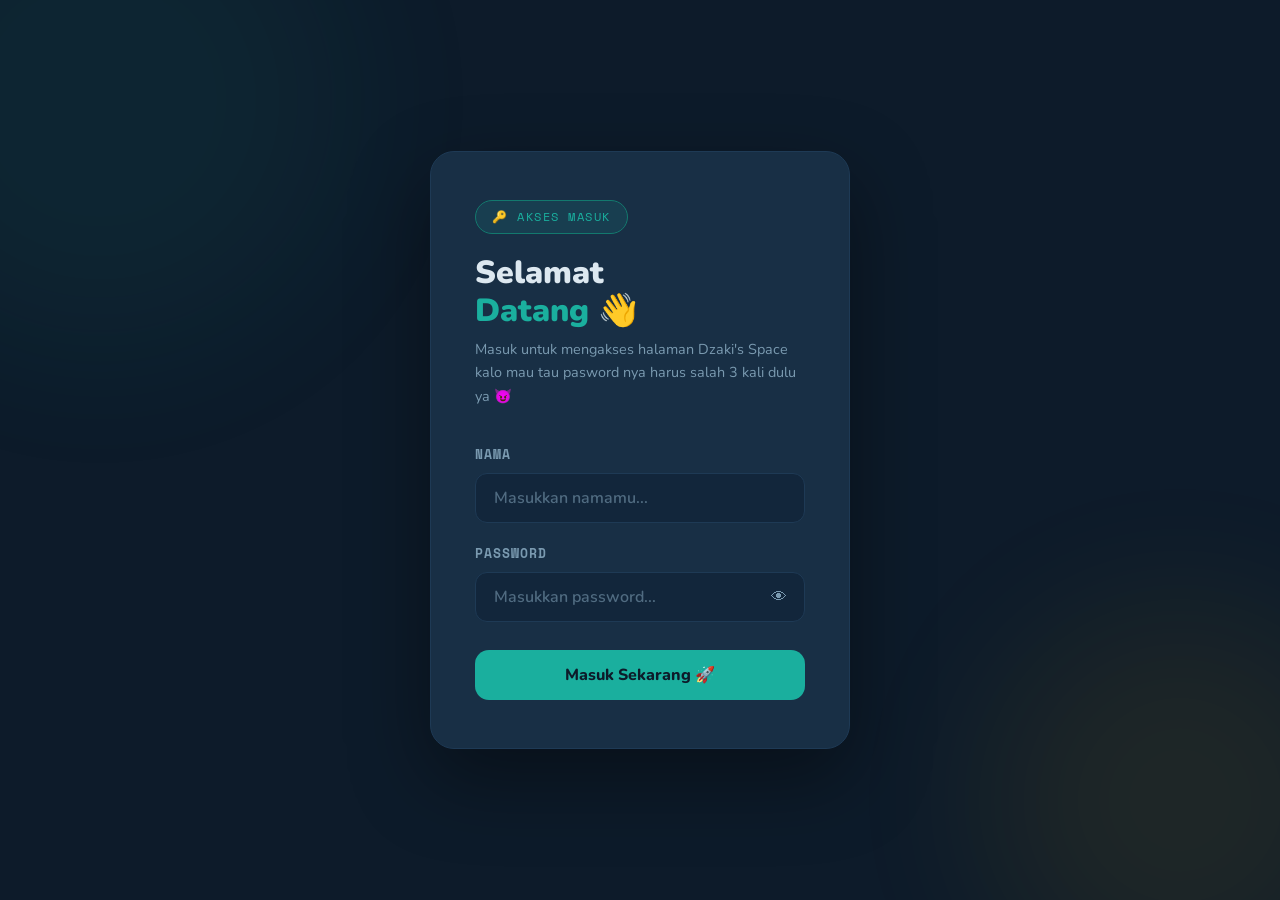
<file: HLM/index.html>
<!DOCTYPE html>
<html lang="id">
<head>
  <meta charset="UTF-8" />
  <meta name="viewport" content="width=device-width, initial-scale=1.0"/>
  <title>Dzaki Putra Maulana</title>
  <link rel="preconnect" href="https://fonts.googleapis.com">
  <link href="https://fonts.googleapis.com/css2?family=Space+Mono:wght@400;700&family=Nunito:wght@400;600;800;900&display=swap" rel="stylesheet">
  <script>
  const isLoggedIn = sessionStorage.getItem('loggedIn');

  if (isLoggedIn !== 'true') {
    // Kalau belum login → balik ke login
    window.location.href = 'login.html';
  }
</script>
<script src="script.js"></script>
  <link rel ="stylesheet" href="script.js"/>
  <link rel="stylesheet" href="style.css" />
</head>
<body>

  <!-- NAVBAR -->
  <nav class="navbar">
    <div><img src="ipa.jpg" class="nav-foto"></div>
    <div class="nav-logo"> DZAKI PUTRA MAULANA</div>
    <ul class="nav-links">
      <li><a href="#home" class="nav-btn">🏠 Home</a></li>
      <li><a href="#about" class="nav-btn">👤 About</a></li>
      <li><a href="#hobi" class="nav-btn">🎯 Hobi</a></li>
      <li><a href="perpus.html" class="nav-btn nav-perpus">📚 Perpustakaan</a></li>
    </ul>
  </nav>

  <!-- HERO SECTION -->
  <section class="hero" id="home">
    <div class="hero-content">
      <p class="hero-tag">✨ Halo, perkenalkan aku!</p>
      <h1 class="hero-title">Dzaki Putra<br><span class="accent">Maulana</span></h1>
      <p class="hero-sub">Siswa SMP Birrul Sragen · Kelas IT · Robotik 🤖</p>
      <div class="hero-btns">
        <a href="#about" class="btn-main">Kenalan Yuk →</a>
        <a href="perpus.html" class="btn-outline">📖 Buku Favoritku</a>
      </div>
    </div>
    <div class="hero-deco">
      <div class="deco-circle c1"></div>
      <div class="deco-circle c2"></div>
      <div class="deco-blob">👨‍💻</div>
    </div>

    <!-- TOMBOL RAHASIA -->
    <button class="secret-btn" id="secretBtn" title="...">✦</button>
  </section>

  <!-- ABOUT SECTION -->
  <section class="about" id="about">
    <h2 class="section-title">Tentang Aku 👋</h2>
    <div class="cards-grid">
      <div class="card">
        <span class="card-icon">🏫</span>
        <h3>Sekolah</h3>
        <p>SMA Birrul Sragen<br>Kelas IT</p>
      </div>
      <div class="card">
        <span class="card-icon">🤖</span>
        <h3>Ekstrakurikuler</h3>
        <p>Tim Robotik<br>SMP Birrul</p>
      </div>
      <div class="card">
        <span class="card-icon">🎨</span>
        <h3>Suka Pakai</h3>
        <p>Canva buat desain<br>yang keren-keren!</p>
      </div>
      <div class="card">
        <span class="card-icon">📍</span>
        <h3>Domisili</h3>
        <p>Sragen,<br>Jawa Tengah</p>
      </div>
    </div>
  </section>

  <!-- HOBI SECTION -->
  <section class="hobi" id="hobi">
    <h2 class="section-title">Yang Aku Suka 🎯</h2>
    <div class="hobi-list">
      <div class="hobi-item">📚 Baca Buku</div>
      <div class="hobi-item">🤖 Robotik</div>
      <div class="hobi-item">🎨 Desain di Canva</div>
      <div class="hobi-item">💻 IT & Coding</div>
      <div class="hobi-item">🔍 Eksplorasi Ide</div>
    </div>
  </section>

  <!-- FOOTER -->
  <footer class="footer">
    <p>Made with ❤️ by <strong>Dzaki Putra Maulana</strong> · SMA Birrul Sragen</p>
  </footer>

  <!-- MODAL RAHASIA -->
  <div class="modal-overlay" id="modalOverlay">
    <div class="modal-box" id="modalBox">
      <div class="modal-close" id="modalClose">✕</div>
      <p class="modal-label">🔐 Kamu nemu tombol rahasia!</p>
      <h2 class="modal-title">Selamat datang<br>di zona tersembunyi ✨</h2>
      <p class="modal-desc">Halaman ini hanya untuk yang penasaran dan teliti banget. Kamu layak masuk!</p>
      <a href="rahasia.html" class="modal-enter">Masuk Sekarang 🚀</a>
    </div>
  </div>

  <script src="script.js"></script>
</body>
</html>
</file>
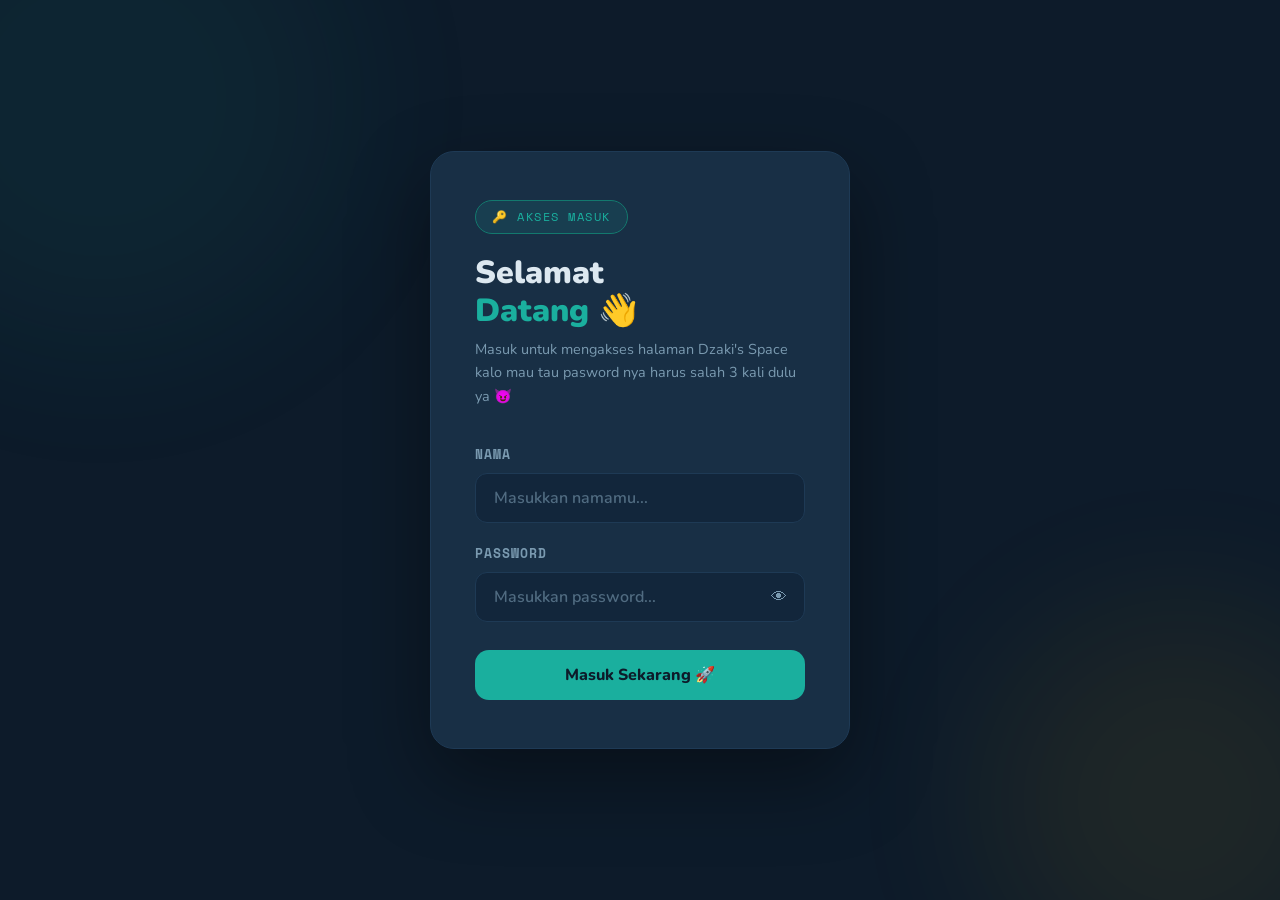
<file: HLM/login.html>
<!DOCTYPE html>
<html lang="id">
<head>
  <meta charset="UTF-8"/>
  <meta name="viewport" content="width=device-width, initial-scale=1.0"/>
  <title>🔑 Login — Dzaki's Space</title>
  <link rel="preconnect" href="https://fonts.googleapis.com">
  <link href="https://fonts.googleapis.com/css2?family=Space+Mono:wght@400;700&family=Nunito:wght@400;600;800;900&display=swap" rel="stylesheet">
  <link rel="stylesheet" href="style.css"/>
</head>
<body class="login-page">

  <!-- Background blur circles buat atmosfer -->
  <div class="login-bg">
    <div class="login-bg-circle lbc1"></div>
    <div class="login-bg-circle lbc2"></div>
  </div>

  <!-- Kotak login utama -->
  <div class="login-box">

    <!-- Badge atas -->
    <div class="login-badge">🔑 AKSES MASUK</div>

    <!-- Judul -->
    <h1 class="login-title">Selamat<br><span class="accent">Datang</span> 👋</h1>
    <p class="login-sub">Masuk untuk mengakses halaman Dzaki's Space
      kalo mau tau pasword nya harus salah 3 kali dulu ya   😈
    </p>

    <!-- Pesan error (tersembunyi default) -->
    <div class="login-error" id="loginError">
      ❌ Nama atau password salah. Coba lagi ya!
    </div>

    <!-- Pesan sukses (tersembunyi default) -->
    <div class="login-success" id="loginSuccess">
      ✅ Login berhasil! Mengalihkan...
    </div>

    <!-- Field NAMA -->
    <div class="login-field">
      <label for="inputNama">NAMA</label>
      <input
        type="text"
        id="inputNama"
        placeholder="Masukkan namamu..."
        autocomplete="off"
      />
    </div>

    <!-- Field PASSWORD -->
    <div class="login-field">
      <label for="inputPassword">PASSWORD</label>
      <div class="field-wrap">
        <input
          type="password"
          id="inputPassword"
          placeholder="Masukkan password..."
          autocomplete="off"
        />
        <!-- Tombol show/hide password -->
        <button class="toggle-pw" id="togglePw" title="Tampilkan/Sembunyikan">👁</button>
      </div>
    </div>

    <!-- Tombol masuk -->
    <button class="btn-login" id="btnLogin">Masuk Sekarang 🚀</button>

    <!-- Tidak ada link keluar — kalau ga tau password, ya nasib 😈 -->

  </div>

  <script>
    // ============================
    //  LOGIN LOGIC
    // ============================

    const VALID_USERS = [
      { nama: 'dzaki',  password: 'atomic'  },
      { nama: 'admin',  password: 'birrul'  },
      { nama: 'tamu',   password: 'baca123' }
    ];

    const btnLogin   = document.getElementById('btnLogin');
    const inputNama  = document.getElementById('inputNama');
    const inputPw    = document.getElementById('inputPassword');
    const errorBox   = document.getElementById('loginError');
    const successBox = document.getElementById('loginSuccess');
    const togglePw   = document.getElementById('togglePw');

    // Hitung berapa kali salah — disimpen di sessionStorage
    // biar kalau refresh tetap keingat
    let failCount = parseInt(sessionStorage.getItem('failCount') || '0');

    // Batas salah sebelum kena troll
    const MAX_FAILS = 3;

    function doLogin() {
      const nama = inputNama.value.trim().toLowerCase();
      const pw   = inputPw.value.trim();

      errorBox.classList.remove('show');
      successBox.classList.remove('show');

      if (!nama || !pw) {
        errorBox.textContent = '⚠️ Nama dan password tidak boleh kosong!';
        errorBox.classList.add('show');
        shake(inputNama.value ? inputPw : inputNama);
        return;
      }

      const match = VALID_USERS.find(u => u.nama === nama && u.password === pw);

      if (match) {
        successBox.classList.add('show');
        btnLogin.textContent = '⏳ Mengalihkan...';
        btnLogin.disabled = true;
        sessionStorage.setItem('failCount', '0'); // reset counter kalau berhasil
        sessionStorage.setItem('loggedIn', 'true');
        sessionStorage.setItem('namaUser', match.nama);
        setTimeout(() => { window.location.href = 'index.html'; }, 1500);

      } else {
        // Tambah counter gagal
        failCount++;
        sessionStorage.setItem('failCount', failCount);

        const sisaCoba = MAX_FAILS - failCount;

        if (failCount >= MAX_FAILS) {
          // Kena troll! Kirim ke halaman troll dengan info jumlah percobaan
          sessionStorage.setItem('failCount', '0');
          errorBox.textContent = '😈 Terlalu banyak percobaan... menunggu nasib!';
          errorBox.classList.add('show');
          btnLogin.textContent = '💀 Game Over...';
          btnLogin.disabled = true;
          setTimeout(() => {
            window.location.href = `troll.html?coba=${MAX_FAILS}`;
          }, 1200);
        } else {
          // Masih ada sisa kesempatan
          errorBox.textContent = `❌ Salah! Sisa kesempatan: ${sisaCoba} lagi...`;
          errorBox.classList.add('show');
          shake(inputPw);
          inputPw.value = '';
          inputPw.focus();
        }
      }
    }

    function shake(el) {
      el.style.borderColor = '#ff7070';
      el.style.boxShadow = '0 0 0 3px rgba(255,80,80,0.2)';
      setTimeout(() => {
        el.style.borderColor = '';
        el.style.boxShadow = '';
      }, 600);
    }

    btnLogin.addEventListener('click', doLogin);
    document.addEventListener('keydown', (e) => {
      if (e.key === 'Enter') doLogin();
    });
    togglePw.addEventListener('click', () => {
      const isHidden = inputPw.type === 'password';
      inputPw.type = isHidden ? 'text' : 'password';
      togglePw.textContent = isHidden ? '🙈' : '👁';
    });
  </script>

</body>
</html>
</file>
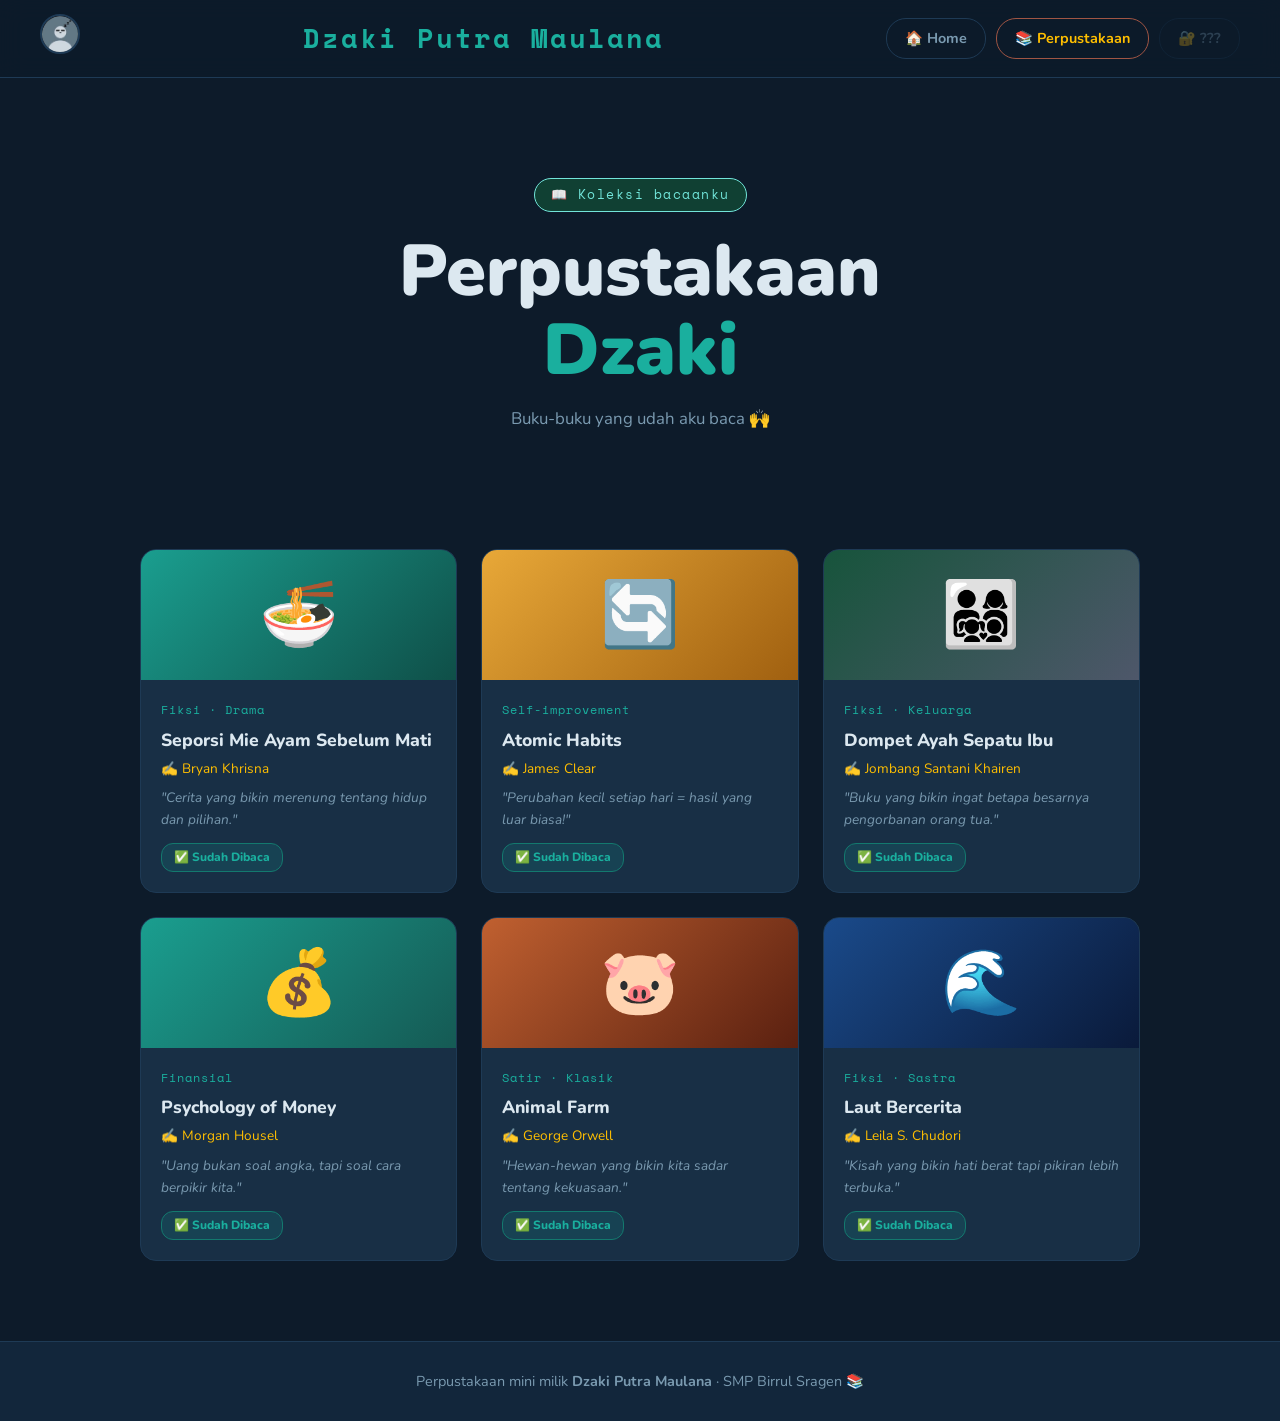
<file: HLM/perpus.html>
<!DOCTYPE html>
<html lang="id">
<head>
  <meta charset="UTF-8"/>
  <meta name="viewport" content="width=device-width, initial-scale=1.0"/>
  <title>Perpustakaan Dzaki 📚</title>
  <link rel="preconnect" href="https://fonts.googleapis.com">
  <link href="https://fonts.googleapis.com/css2?family=Space+Mono:wght@400;700&family=Nunito:wght@400;600;800;900&display=swap" rel="stylesheet">
  <link rel="stylesheet" href="style.css"/>
</head>
<body>

  <nav class="navbar">
    <div><img src="ipa.jpg" class="nav-foto"></div>
    <div class="nav-logo">Dzaki Putra Maulana</div>
    <ul class="nav-links">
      <li><a href="index.html" class="nav-btn">🏠 Home</a></li>
      <li><a href="perpus.html" class="nav-btn nav-perpus">📚 Perpustakaan</a></li>
      <li><a href="rahasia.html" class="nav-btn nav-secret">🔐 ???</a></li>
    </ul>
  </nav>

  <section class="perpus-hero">
    <p class="collection">📖 Koleksi bacaanku</p>
    <h1 class="hero-title">Perpustakaan<br><span class="accent">Dzaki</span></h1>
    <p class="hero-sub">Buku-buku yang udah aku baca 🙌</p>
  </section>

  <section class="book-section">
    <div class="book-grid">

      <div class="book-card">
        <div class="book-cover" style="background: linear-gradient(135deg, #1a9e8f, #0f4f48);">
          <span class="book-emoji">🍜</span>
        </div>
        <div class="book-info">
          <span class="book-genre">Fiksi · Drama</span>
          <h3>Seporsi Mie Ayam Sebelum Mati</h3>
          <p class="book-author">✍️ Bryan Khrisna</p>
          <p class="book-review">"Cerita yang bikin merenung tentang hidup dan pilihan."</p>
          <span class="book-badge">✅ Sudah Dibaca</span>
        </div>
      </div>

      <div class="book-card">
        <div class="book-cover" style="background: linear-gradient(135deg, #e8a838, #a06010);">
          <span class="book-emoji">🔄</span>
        </div>
        <div class="book-info">
          <span class="book-genre">Self-improvement</span>
          <h3>Atomic Habits</h3>
          <p class="book-author">✍️ James Clear</p>
          <p class="book-review">"Perubahan kecil setiap hari = hasil yang luar biasa!"</p>
          <span class="book-badge">✅ Sudah Dibaca</span>
        </div>
      </div>

      <div class="book-card">
        <div class="book-cover" style="background: linear-gradient(135deg, #15a42851, #4e576a);">
          <span class="book-emoji">👨‍👩‍👧‍👦</span>
        </div>
        <div class="book-info">
          <span class="book-genre">Fiksi · Keluarga</span>
          <h3>Dompet Ayah Sepatu Ibu</h3>
          <p class="book-author">✍️ Jombang Santani Khairen</p>
          <p class="book-review">"Buku yang bikin ingat betapa besarnya pengorbanan orang tua."</p>
          <span class="book-badge">✅ Sudah Dibaca</span>
        </div>
      </div>

      <div class="book-card">
        <div class="book-cover" style="background: linear-gradient(135deg, #1a9e8f, #155a54);">
          <span class="book-emoji">💰</span>
        </div>
        <div class="book-info">
          <span class="book-genre">Finansial</span>
          <h3>Psychology of Money</h3>
          <p class="book-author">✍️ Morgan Housel</p>
          <p class="book-review">"Uang bukan soal angka, tapi soal cara berpikir kita."</p>
          <span class="book-badge">✅ Sudah Dibaca</span>
        </div>
      </div>

      <div class="book-card">
        <div class="book-cover" style="background: linear-gradient(135deg, #c06030, #5a2010);">
          <span class="book-emoji">🐷</span>
        </div>
        <div class="book-info">
          <span class="book-genre">Satir · Klasik</span>
          <h3>Animal Farm</h3>
          <p class="book-author">✍️ George Orwell</p>
          <p class="book-review">"Hewan-hewan yang bikin kita sadar tentang kekuasaan."</p>
          <span class="book-badge">✅ Sudah Dibaca</span>
        </div>
      </div>

      <div class="book-card">
        <div class="book-cover" style="background: linear-gradient(135deg, #1a4a8a, #0a1a3a);">
          <span class="book-emoji">🌊</span>
        </div>
        <div class="book-info">
          <span class="book-genre">Fiksi · Sastra</span>
          <h3>Laut Bercerita</h3>
          <p class="book-author">✍️ Leila S. Chudori</p>
          <p class="book-review">"Kisah yang bikin hati berat tapi pikiran lebih terbuka."</p>
          <span class="book-badge">✅ Sudah Dibaca</span>
        </div>
      </div>

    </div>
  </section>

  <footer class="footer">
    <p>Perpustakaan mini milik <strong>Dzaki Putra Maulana</strong> · SMP Birrul Sragen 📚</p>
  </footer>

  <script src="script.js"></script>
</body>
</html>
</file>
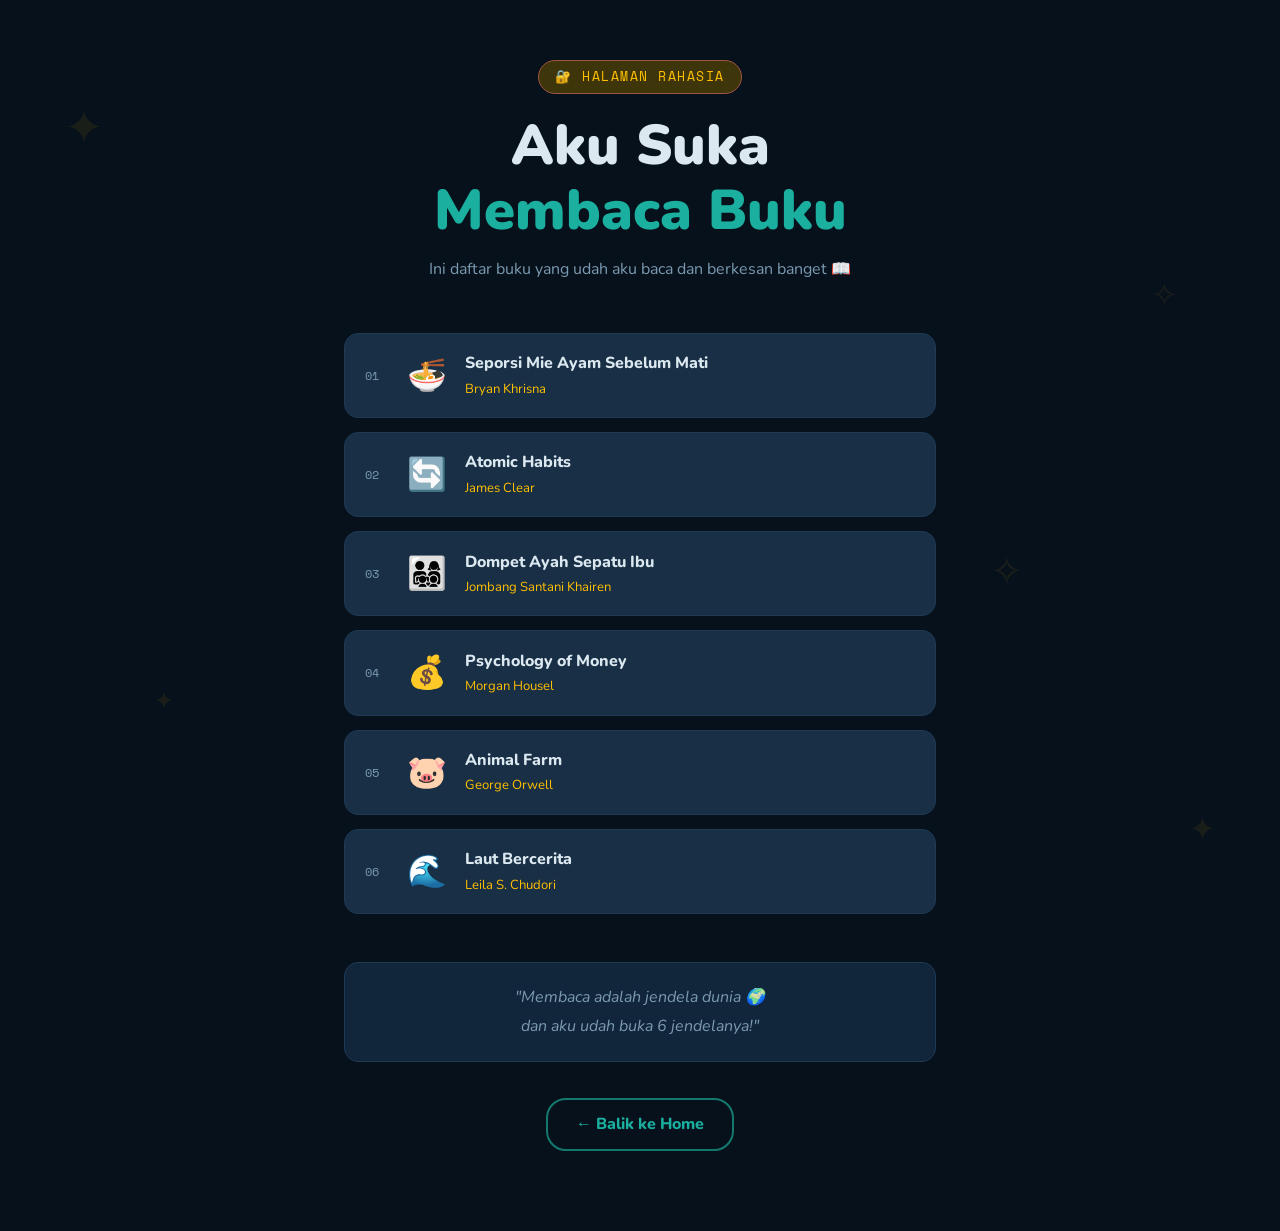
<file: HLM/rahasia.html>
<!DOCTYPE html>
<html lang="id">
<head>
  <meta charset="UTF-8"/>
  <meta name="viewport" content="width=device-width, initial-scale=1.0"/>
  <title>🔐 Rahasia Dzaki</title>
  <link rel="preconnect" href="https://fonts.googleapis.com">
  <link href="https://fonts.googleapis.com/css2?family=Space+Mono:wght@400;700&family=Nunito:wght@400;600;800;900&display=swap" rel="stylesheet">
  <link rel="stylesheet" href="style.css"/>
</head>
<body class="rahasia-page">

  <div class="rahasia-bg-anim">
    <div class="star s1">✦</div>
    <div class="star s2">✧</div>
    <div class="star s3">✦</div>
    <div class="star s4">✧</div>
    <div class="star s5">✦</div>
  </div>

  <div class="rahasia-container">
    <div class="rahasia-badge">🔐 HALAMAN RAHASIA</div>
    <h1 class="rahasia-title">Aku Suka<br><span class="accent">Membaca Buku</span></h1>
    <p class="rahasia-sub">Ini daftar buku yang udah aku baca dan berkesan banget 📖</p>

    <div class="rahasia-books">

      <div class="r-book">
        <span class="r-book-num">01</span>
        <span class="r-book-emoji">🍜</span>
        <div class="r-book-text">
          <h3>Seporsi Mie Ayam Sebelum Mati</h3>
          <p>Bryan Khrisna</p>
        </div>
      </div>

      <div class="r-book">
        <span class="r-book-num">02</span>
        <span class="r-book-emoji">🔄</span>
        <div class="r-book-text">
          <h3>Atomic Habits</h3>
          <p>James Clear</p>
        </div>
      </div>

      <div class="r-book">
        <span class="r-book-num">03</span>
        <span class="r-book-emoji">👨‍👩‍👧‍👦</span>
        <div class="r-book-text">
          <h3>Dompet Ayah Sepatu Ibu</h3>
          <p>Jombang Santani Khairen</p>
        </div>
      </div>

      <div class="r-book">
        <span class="r-book-num">04</span>
        <span class="r-book-emoji">💰</span>
        <div class="r-book-text">
          <h3>Psychology of Money</h3>
          <p>Morgan Housel</p>
        </div>
      </div>

      <div class="r-book">
        <span class="r-book-num">05</span>
        <span class="r-book-emoji">🐷</span>
        <div class="r-book-text">
          <h3>Animal Farm</h3>
          <p>George Orwell</p>
        </div>
      </div>

      <div class="r-book">
        <span class="r-book-num">06</span>
        <span class="r-book-emoji">🌊</span>
        <div class="r-book-text">
          <h3>Laut Bercerita</h3>
          <p>Leila S. Chudori</p>
        </div>
      </div>

    </div>

    <p class="rahasia-quote">"Membaca adalah jendela dunia 🌍<br>dan aku udah buka 6 jendelanya!"</p>
    <a href="index.html" class="btn-back">← Balik ke Home</a>
  </div>

  <script src="script.js"></script>
</body>
</html>
</file>
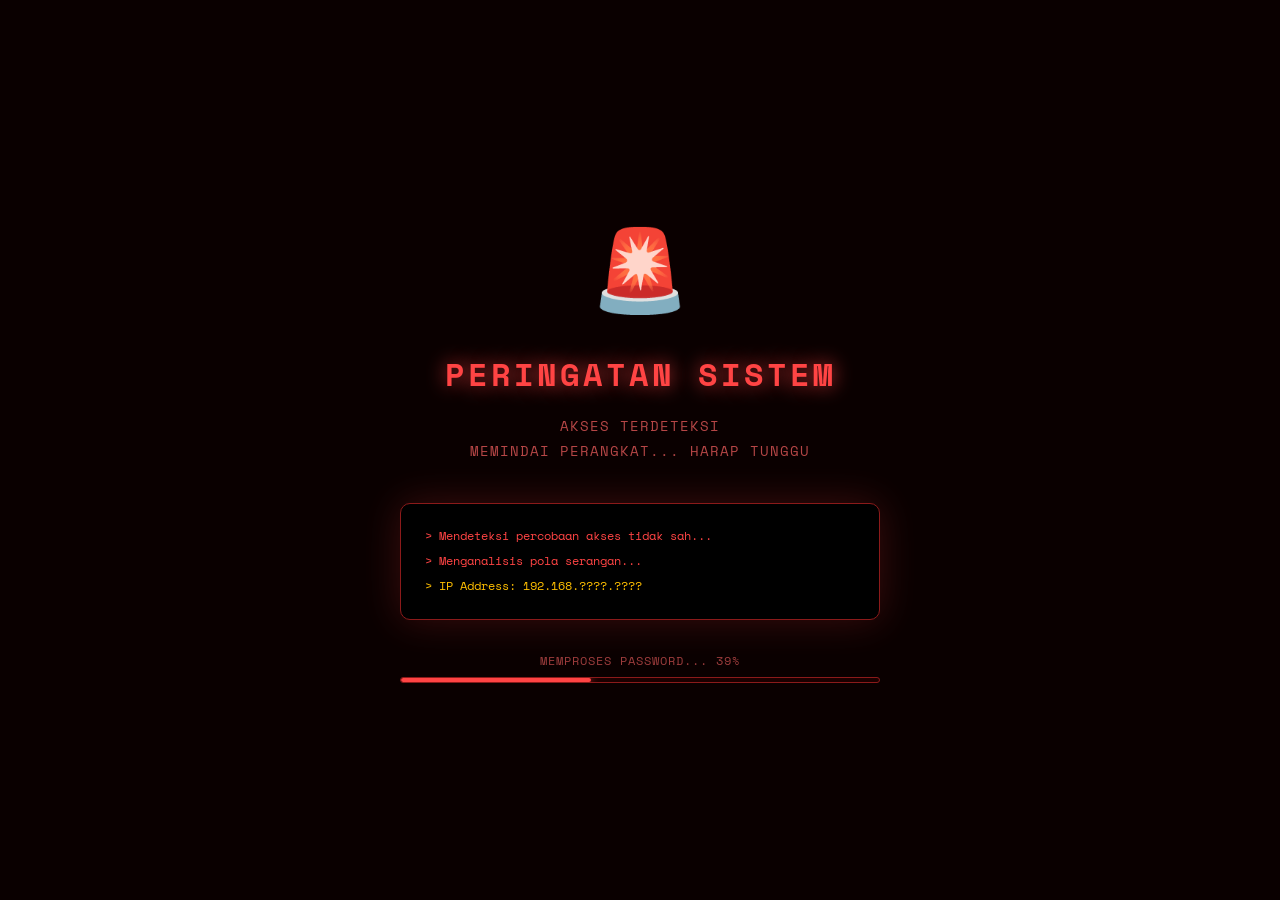
<file: HLM/troll.html>
<!DOCTYPE html>
<html lang="id">
<head>
  <meta charset="UTF-8"/>
  <meta name="viewport" content="width=device-width, initial-scale=1.0"/>
  <title>⚠️ PERINGATAN SISTEM</title>
  <link rel="preconnect" href="https://fonts.googleapis.com">
  <link href="https://fonts.googleapis.com/css2?family=Space+Mono:wght@400;700&family=Nunito:wght@400;600;800;900&display=swap" rel="stylesheet">
  <style>
    :root {
      --bg:      #0d1b2a;
      --card:    #182f45;
      --teal:    #1aaf9e;
      --amber:   #FFBF00;
      --red:     #ff4444;
      --red-dim: #8b1a1a;
      --text:    #dce8f0;
      --text-dim:#7a9ab0;
      --border:  #1e3a55;
    }

    *, *::before, *::after { margin: 0; padding: 0; box-sizing: border-box; }
    html { scroll-behavior: smooth; }

    body {
      background: var(--bg);
      color: var(--text);
      font-family: 'Nunito', sans-serif;
      min-height: 100vh;
      display: flex;
      align-items: center;
      justify-content: center;
      overflow: hidden;
      position: relative;
    }

    /* ============================
       FASE 1: LAYAR MERAH 
    ============================ */
    #faseAlert {
      position: fixed;
      inset: 0;
      background: #0a0000;
      display: flex;
      flex-direction: column;
      align-items: center;
      justify-content: center;
      z-index: 999;
      text-align: center;
      padding: 24px;
      animation: bgPulse 0.8s ease-in-out infinite alternate;
    }

    @keyframes bgPulse {
      from { background: #0a0000; }
      to   { background: #1a0000; }
    }

    .alert-icon {
      font-size: 5rem;
      animation: iconShake 0.3s ease-in-out infinite alternate;
      margin-bottom: 24px;
    }
    @keyframes iconShake {
      from { transform: translateX(-6px) rotate(-3deg); }
      to   { transform: translateX(6px) rotate(3deg); }
    }

    .alert-title {
      font-family: 'Space Mono', monospace;
      font-size: clamp(1.2rem, 4vw, 2rem);
      font-weight: 700;
      color: var(--red);
      letter-spacing: 3px;
      text-transform: uppercase;
      margin-bottom: 16px;
      text-shadow: 0 0 20px rgba(255,68,68,0.8);
    }

    .alert-sub {
      font-family: 'Space Mono', monospace;
      font-size: 0.85rem;
      color: rgba(255,100,100,0.7);
      letter-spacing: 1px;
      margin-bottom: 40px;
      line-height: 1.8;
    }

    /* Terminal log fake */
    .terminal {
      background: #000;
      border: 1px solid var(--red-dim);
      border-radius: 10px;
      padding: 20px 24px;
      max-width: 480px;
      width: 100%;
      text-align: left;
      font-family: 'Space Mono', monospace;
      font-size: 0.78rem;
      line-height: 2;
      color: var(--red);
      box-shadow: 0 0 40px rgba(255,68,68,0.2);
      margin-bottom: 32px;
    }

    .terminal .log-line {
      opacity: 0;
      animation: lineAppear 0.1s ease forwards;
    }
    .terminal .log-line.green { color: #44ff88; }
    .terminal .log-line.yellow { color: var(--amber); }

    @keyframes lineAppear {
      to { opacity: 1; }
    }

    /* Progress bar merah */
    .prog-wrap {
      max-width: 480px;
      width: 100%;
    }
    .prog-label {
      font-family: 'Space Mono', monospace;
      font-size: 0.72rem;
      color: rgba(255,100,100,0.6);
      letter-spacing: 1px;
      margin-bottom: 8px;
    }
    .prog-bar-bg {
      height: 6px;
      background: #1a0000;
      border-radius: 999px;
      overflow: hidden;
      border: 1px solid var(--red-dim);
    }
    .prog-bar-fill {
      height: 100%;
      width: 0%;
      background: var(--red);
      border-radius: 999px;
      transition: width 0.05s linear;
      box-shadow: 0 0 8px var(--red);
    }

    /* ============================
       FASE 2: REVEAL TROLL 😂
    ============================ */
    #faseTroll {
      display: none;
      text-align: center;
      padding: 24px;
      max-width: 520px;
      width: 100%;
      animation: popIn 0.5s cubic-bezier(0.34, 1.56, 0.64, 1) both;
    }
    @keyframes popIn {
      from { opacity: 0; transform: scale(0.7); }
      to   { opacity: 1; transform: scale(1); }
    }

    .troll-emoji {
      font-size: 6rem;
      display: block;
      margin-bottom: 20px;
      animation: bounce 0.6s ease-in-out infinite alternate;
    }
    @keyframes bounce {
      from { transform: translateY(0); }
      to   { transform: translateY(-12px); }
    }

    .troll-badge {
      display: inline-block;
      padding: 6px 16px;
      background: rgba(255, 191, 0, 0.12);
      border: 1px solid rgba(255,191,0,0.4);
      border-radius: 20px;
      font-size: 0.75rem;
      font-family: 'Space Mono', monospace;
      color: var(--amber);
      letter-spacing: 1.5px;
      margin-bottom: 20px;
    }

    .troll-title {
      font-size: clamp(2rem, 6vw, 3.2rem);
      font-weight: 900;
      line-height: 1.15;
      margin-bottom: 14px;
    }
    .troll-title .accent { color: var(--amber); }

    .troll-sub {
      color: var(--text-dim);
      font-size: 1rem;
      margin-bottom: 32px;
      line-height: 1.7;
    }

    /* Info berapa kali salah */
    .troll-stats {
      background: var(--card);
      border: 1px solid var(--border);
      border-radius: 14px;
      padding: 18px 24px;
      margin-bottom: 28px;
      font-family: 'Space Mono', monospace;
      font-size: 0.82rem;
      color: var(--text-dim);
      line-height: 1.9;
    }
    .troll-stats span { color: var(--amber); font-weight: 700; }

    .btn-back-login {
      display: inline-block;
      padding: 13px 32px;
      background: var(--teal);
      color: var(--bg);
      font-family: 'Nunito', sans-serif;
      font-weight: 800;
      font-size: 1rem;
      border-radius: 20px;
      text-decoration: none;
      transition: all 0.3s cubic-bezier(0.34, 1.56, 0.64, 1);
      cursor: pointer;
      border: none;
    }
    .btn-back-login:hover {
      transform: translateY(-3px) scale(1.04);
      box-shadow: 0 10px 28px rgba(26,175,158,0.45);
    }

    /* Confetti emoji melayang di belakang */
    .confetti-bg {
      position: fixed;
      inset: 0;
      pointer-events: none;
      z-index: -1;
    }
    .cf {
      position: absolute;
      font-size: 2rem;
      opacity: 0.06;
      animation: floatCf 6s ease-in-out infinite;
    }
    @keyframes floatCf {
      0%,100% { transform: translateY(0) rotate(0deg); }
      50%      { transform: translateY(-20px) rotate(15deg); }
    }
  </style>
</head>
<body>

  <!-- ===== FASE 1: DRAMA MERAH ===== -->
  <div id="faseAlert">
    <div class="alert-icon">🚨</div>
    <h1 class="alert-title">PERINGATAN SISTEM</h1>
    <p class="alert-sub">
      AKSES TERDETEKSI<br>
      MEMINDAI PERANGKAT... HARAP TUNGGU
    </p>

    <div class="terminal" id="terminal">
      <!-- Log lines ditambah via JS -->
    </div>

    <div class="prog-wrap">
      <p class="prog-label">MEMPROSES PASSWORD... <span id="progPct">0</span>%</p>
      <div class="prog-bar-bg">
        <div class="prog-bar-fill" id="progFill"></div>
      </div>
    </div>
  </div>

  <!-- ===== FASE 2: TROLL REVEAL ===== -->
  <div id="faseTroll">

    <!-- Floating emoji background -->
    <div class="confetti-bg">
      <span class="cf" style="top:10%;left:5%;animation-delay:0s">😂</span>
      <span class="cf" style="top:30%;right:8%;animation-delay:1s">🤡</span>
      <span class="cf" style="bottom:20%;left:15%;animation-delay:2s">💀</span>
      <span class="cf" style="top:60%;right:20%;animation-delay:0.5s">😭</span>
      <span class="cf" style="bottom:8%;right:6%;animation-delay:1.5s">🫵</span>
    </div>

    <span class="troll-emoji">🤡</span>
    <div class="troll-badge">FOOLS 😂</div>

    <h1 class="troll-title">
      GOTCHA!<br>
      <span class="accent">Pasword yang bener ada di kotak bawah ya</span>
    </h1>

    <p class="troll-sub">
      Tenang, ga ada yang di-hack kok.<br>
      Kamu cuma salah password beberapa kali dan<br>
      aku sudah siapkan halaman ini khusus buat yang mau tau passwordnya 😈
    </p>

    <div class="troll-stats" id="trollStats">
      Percobaan gagal: <span id="cobaCount">3</span> kali<br>
      Password yang bener: <span>nick: tamu, password: baca123</span><br>
      Kesimpulan: <span>Bukan berarti salah, tapi ingin tau apa yang salah</span>
    </div>

    <a href="login.html" class="btn-back-login">
      Coba Lagi deh 😏 →
    </a>

  </div>

  <script>
    // ============================
    //  AMBIL DATA DARI URL
    // ============================
    const params   = new URLSearchParams(window.location.search);
    const jumlahCoba = params.get('coba') || '3';
    document.getElementById('cobaCount').textContent = jumlahCoba;

    // ============================
    //  LOG FAKE DI TERMINAL
    // ============================
    const logMessages = [
      { text: '> Mendeteksi percobaan akses tidak sah...', delay: 200 },
      { text: '> Menganalisis pola serangan...', delay: 700 },
      { text: '> IP Address: 192.168.????.????', delay: 1200, cls: 'yellow' },
      { text: '> Perangkat: Komputer Kamu Sendiri 💀', delay: 1700 },
      { text: '> Menghubungi satelit pengawas...', delay: 2200 },
      { text: '> KONEKSI BERHASIL — Koordinat dikirim', delay: 2700, cls: 'green' },
      { text: '> Mempersiapkan konsekuensi...', delay: 3200 },
    ];

    const terminal = document.getElementById('terminal');
    logMessages.forEach(({ text, delay, cls }) => {
      setTimeout(() => {
        const line = document.createElement('div');
        line.className = 'log-line' + (cls ? ` ${cls}` : '');
        line.textContent = text;
        terminal.appendChild(line);
      }, delay);
    });

    // ============================
    //  PROGRESS BAR FAKE
    // ============================
    let pct = 0;
    const fill  = document.getElementById('progFill');
    const pctEl = document.getElementById('progPct');

    // Naik pelan-pelan sampai 100%
    const interval = setInterval(() => {
      pct += Math.random() * 3 + 1; // random kenaikan biar keliatan asli 😂
      if (pct >= 100) {
        pct = 100;
        clearInterval(interval);
        // Selesai! Reveal halaman troll
        revealTroll();
      }
      fill.style.width = pct + '%';
      pctEl.textContent = Math.floor(pct);
    }, 90);

    // ============================
    //  REVEAL FASE 2
    // ============================
    function revealTroll() {
      // Tambah delay kecil biar dramatis
      setTimeout(() => {
        document.getElementById('faseAlert').style.display = 'none';
        const fase2 = document.getElementById('faseTroll');
        fase2.style.display = 'block';

        // Efek konfeti teks pas reveal
        spawnEmoji();
      }, 600);
    }

    function spawnEmoji() {
      const emojis = ['😂','🤡','💀','🫵','👀','😭','🤣'];
      for (let i = 0; i < 20; i++) {
        const el = document.createElement('div');
        el.textContent = emojis[Math.floor(Math.random() * emojis.length)];
        el.style.cssText = `
          position: fixed;
          font-size: ${Math.random() * 20 + 16}px;
          left: ${Math.random() * 100}vw;
          top: -50px;
          z-index: 9999;
          pointer-events: none;
          animation: drop 2s ease forwards;
          animation-delay: ${Math.random() * 0.8}s;
        `;
        document.body.appendChild(el);
        setTimeout(() => el.remove(), 3000);
      }

      if (!document.getElementById('dropStyle')) {
        const s = document.createElement('style');
        s.id = 'dropStyle';
        s.textContent = `
          @keyframes drop {
            0%   { transform: translateY(0) rotate(0); opacity: 1; }
            100% { transform: translateY(105vh) rotate(360deg); opacity: 0; }
          }
        `;
        document.head.appendChild(s);
      }
    }
  </script>

</body>
</html>
</file>
<file: HLM/style.css>
/* ===========================
   VARIABEL WARNA
   3 warna: Navy gelap, Teal, Amber
=========================== */
:root {
  --bg:       #0d1b2a;      /* Navy gelap - background utama */
  --surface:  hsl(210, 53%, 15%);      /* Navy sedikit lebih terang */
  --card:     #182f45;      /* Kartu/panel */
  --teal:     #1aaf9e;      /* Teal - aksen utama */
  --teal-dim: #13796e;      /* Teal lebih gelap */
  --amber:    #FFBF00;/* Amber - aksen kedua */
  --amber-dim:#A05544;      /* Amber lebih gelap */
  --text:     #dce8f0;      /* Teks utama */
  --text-dim: #7a9ab0;      /* Teks redup */
  --border:   #1e3a55;      /* Border tipis */
}

/* ===========================
   RESET & BASE
=========================== */
*, *::before, *::after {
  margin: 0; padding: 0;
  box-sizing: border-box;
}

html { scroll-behavior: smooth; }

body {
  background-color: var(--bg);
  color: var(--text);
  font-family: 'Nunito', sans-serif;
  font-size: 16px;
  line-height: 1.6;
  min-height: 100vh;
}

a { text-decoration: none; color: inherit; }

/* ===========================
   NAVBAR
=========================== */
.navbar {
  position: sticky;
  top: 0;
  z-index: 100;
  display: flex;
  align-items: center;
  justify-content: space-between;
  padding: 14px 40px;
  background: rgba(13, 27, 42, 0.92);
  backdrop-filter: blur(12px);
  border-bottom: 1px solid var(--border);
}
.nav-foto {
  width: 40px;
  height: 40px;
  border-radius: 50%;     /* bulat sempurna */
  object-fit: cover;
  border: 2px solid var(--border); /* fix: px, bukan % */
}
.nav-logo {
 
  font-family: 'Space Mono', monospace;
  font-size: 1.7rem;
  font-weight: 700;
  color: var(--teal);
  letter-spacing: 2px;
  text-align: center;
}

.nav-links {
  list-style: none;
  display: flex;
  gap: 10px;
}

/* Tombol Nav */
.nav-btn {
  display: inline-block;
  padding: 8px 18px;
  border-radius: 20px;
  font-family: 'Nunito', sans-serif;
  font-size: 0.9rem;
  font-weight: 700;
  color: var(--text-dim);
  background: transparent;
  border: 1.5px solid var(--border);
  transition: all 0.3s cubic-bezier(0.34, 1.56, 0.64, 1);
  cursor: pointer;
}

/* Hover animasi tombol nav - scale + warna */
.nav-btn:hover {
  color: var(--bg);
  background: var(--teal);
  border-color: var(--teal);
  transform: translateY(-3px) scale(1.06);
  box-shadow: 0 6px 20px rgba(26, 175, 158, 0.4);
}

/* Tombol Perpustakaan - special */
.nav-perpus {
  color: var(--amber);
  border-color: var(--amber-dim);
}
.nav-perpus:hover {
  background: var(--amber);
  border-color: var(--amber);
  color: var(--bg);
  box-shadow: 0 6px 20px rgba(232, 168, 56, 0.4);
}

/* ===========================
   HERO SECTION
=========================== */
.hero {
  position: relative;
  min-height: 90vh;
  display: flex;
  align-items: center;
  padding: 80px 40px 60px;
  overflow: hidden;
}

.hero-content {
  z-index: 2;
  max-width: 580px;
}

.hero-tag {
  
  width: 275px;
  height: 10px;
  align-items: center;     /* tengah vertikal */
  justify-content: center; /* tengah horizontal */
  display: flex;
  padding: 25px 14px;
  background: rgba(26, 175, 158, 0.15);
  border: 2px solid var(--teal-dim);
  border-radius: 20px;
  font-size: 16px;
  color: var(--teal);
  margin-bottom: 20px;
  animation: fadeDown 0.6s ease both;
}

.hero-title {
  font-size: clamp(2.5rem, 6vw, 4.5rem);
  font-weight: 900;
  line-height: 1.1;
  margin-bottom: 16px;
  animation: fadeUp 0.7s ease 0.1s both;
}

.accent { color: var(--teal); }

.hero-sub {
  color: var(--text-dim);
  font-size: 1.05rem;
  margin-bottom: 36px;
  animation: fadeUp 0.7s ease 0.2s both;
}

.hero-btns {
  display: flex;
  gap: 14px;
  flex-wrap: wrap;
  animation: fadeUp 0.7s ease 0.3s both;
}

.btn-main {
  padding: 12px 28px;
  background: var(--teal);
  color: var(--bg);
  font-weight: 800;
  font-size: 1rem;
  border-radius: 24px;
  border: 2px solid var(--teal);
  transition: all 0.3s cubic-bezier(0.34, 1.56, 0.64, 1);
  cursor: pointer;
}
.btn-main:hover {
  background: transparent;
  color: var(--teal);
  transform: translateY(-3px) scale(1.05);
  box-shadow: 0 8px 24px rgba(26, 175, 158, 0.45);
}

.btn-outline {
  padding: 12px 28px;
  background: transparent;
  color: var(--amber);
  font-weight: 800;
  font-size: 1rem;
  border-radius: 24px;
  border: 2px solid var(--amber-dim);
  transition: all 0.3s cubic-bezier(0.34, 1.56, 0.64, 1);
  cursor: pointer;
}
.btn-outline:hover {
  background: var(--amber);
  color: var(--bg);
  transform: translateY(-3px) scale(1.05);
  box-shadow: 0 8px 24px rgba(232, 168, 56, 0.4);
}

/* Dekorasi hero */
.hero-deco {
  position: absolute;
  right: 10%;
  top: 55%;
  transform: translateY(-50%);
  z-index: 1;
}

.deco-circle {
  position: absolute;
  border-radius: 10%;
  opacity: 0.09;
}
.c1 {
  width: 340px; height: 340px;
  background: var(--teal);
  top: -100px; right: -80px;
  animation: float 5s ease-in-out infinite;
}
.c2 {
  width: 200px; height: 200px;
  background: var(--amber);
  top: 100px; right: 100px;
  animation: float 7s ease-in-out infinite reverse;
}

.deco-blob {
  font-size: 8.8rem;
  position: relative;
  z-index: 2;
  animation: float 4s ease-in-out infinite;
  filter: drop-shadow(0 0 30px rgba(26,175,158,0.3));
}

/* ===========================
   TOMBOL RAHASIA
=========================== */
.secret-btn {
  position: fixed;
  bottom: 28px;
  right: 28px;
  width: 48px;
  height: 48px;
  border-radius: 50%;
  border: 1.5px solid rgba(255,255,255,0.08);
  background: rgba(13, 27, 42, 0.5);
  color: rgba(255,255,255,0.15);
  font-size: 1.2rem;
  cursor: pointer;
  z-index: 999;
  transition: all 0.4s ease;
  animation: secretPulse 4s ease-in-out infinite;
}

.secret-btn:hover {
  background: var(--amber);
  color: var(--bg);
  border-color: var(--amber);
  transform: scale(1.2) rotate(72deg);
  box-shadow: 0 0 30px rgba(232, 168, 56, 0.7);
  opacity: 1;
}

/* ===========================
   MODAL RAHASIA
=========================== */
.modal-overlay {
  position: fixed;
  inset: 0;
  background: rgba(0,0,0,0.75);
  backdrop-filter: blur(8px);
  display: flex;
  align-items: center;
  justify-content: center;
  z-index: 1000;
  opacity: 0;
  pointer-events: none;
  transition: opacity 0.3s ease;
}
.modal-overlay.open {
  opacity: 1;
  pointer-events: all;
}

.modal-box {
  background: var(--card);
  border: 1px solid var(--border);
  border-radius: 20px;
  padding: 40px 36px;
  max-width: 400px;
  width: 90%;
  text-align: center;
  position: relative;
  transform: scale(0.85) translateY(20px);
  transition: transform 0.35s cubic-bezier(0.34, 1.56, 0.64, 1);
  box-shadow: 0 20px 60px rgba(0,0,0,0.5);
}
.modal-overlay.open .modal-box {
  transform: scale(1) translateY(0);
}

.modal-close {
  position: absolute;
  top: 14px; right: 16px;
  cursor: pointer;
  font-size: 1rem;
  color: var(--text-dim);
  transition: color 0.2s;
}
.modal-close:hover { color: var(--text); }

.modal-label {
  font-size: 0.8rem;
  color: var(--amber);
  font-family: 'Space Mono', monospace;
  letter-spacing: 1px;
  margin-bottom: 12px;
}
.modal-title {
  font-size: 1.7rem;
  font-weight: 900;
  line-height: 1.2;
  margin-bottom: 12px;
}
.modal-desc {
  color: var(--text-dim);
  font-size: 0.95rem;
  margin-bottom: 28px;
}
.modal-enter {
  display: inline-block;
  padding: 12px 28px;
  background: var(--amber);
  color: var(--bg);
  font-weight: 800;
  border-radius: 20px;
  transition: all 0.3s cubic-bezier(0.34, 1.56, 0.64, 1);
}
.modal-enter:hover {
  transform: scale(1.06) translateY(-2px);
  box-shadow: 0 8px 20px rgba(232,168,56,0.45);
}

/* ===========================
   ABOUT SECTION
=========================== */
.about {
  padding: 80px 40px;
  background: var(--surface);
}

.section-title {
  font-size: 2rem;
  font-weight: 900;
  text-align: center;
  margin-bottom: 48px;
}

.cards-grid {
  display: grid;
  grid-template-columns: repeat(auto-fit, minmax(200px, 1fr));
  gap: 20px;
  max-width: 900px;
  margin: 0 auto;
}

.card {
  background: var(--card);
  border: 1px solid var(--border);
  border-radius: 16px;
  padding: 28px 20px;
  text-align: center;
  transition: all 0.3s cubic-bezier(0.34, 1.56, 0.64, 1);
}
.card:hover {
  transform: translateY(-6px);
  border-color: var(--teal);
  box-shadow: 0 10px 30px rgba(26, 175, 158, 0.2);
}
.card-icon { font-size: 2.5rem; display: block; margin-bottom: 12px; }
.card h3 {
  font-size: 1rem;
  font-weight: 800;
  color: var(--teal);
  margin-bottom: 6px;
}
.card p { font-size: 0.9rem; color: var(--text-dim); }

/* ===========================
   HOBI SECTION
=========================== */
.hobi {
  padding: 80px 40px;
}

.hobi-list {
  display: flex;
  flex-wrap: wrap;
  gap: 14px;
  justify-content: center;
  max-width: 700px;
  margin: 0 auto;
}

.hobi-item {
  padding: 10px 22px;
  background: var(--card);
  border: 1.5px solid var(--border);
  border-radius: 30px;
  font-size: 0.95rem;
  font-weight: 700;
  color: var(--text-dim);
  transition: all 0.3s cubic-bezier(0.34, 1.56, 0.64, 1);
  cursor: default;
}
.hobi-item:hover {
  background: var(--teal);
  color: var(--bg);
  border-color: var(--teal);
  transform: translateY(-4px) scale(1.05);
  box-shadow: 0 8px 20px rgba(26,175,158,0.35);
}

/* ===========================
   FOOTER
=========================== */
.footer {
  padding: 28px 40px;
  text-align: center;
  border-top: 1px solid var(--border);
  color: var(--text-dim);
  font-size: 0.9rem;
  background: var(--surface);
}

/* Tombol nav tersembunyi di perpus.html */
.nav-secret {
  opacity: 0.3;
  transition: opacity 0.3s ease;
}
.nav-secret:hover {
  opacity: 1;
}

/* ===========================
   HALAMAN LOGIN
=========================== */
.login-page {
  background: var(--bg);
  min-height: 100vh;
  display: flex;
  align-items: center;
  justify-content: center;
  overflow: hidden;
  position: relative;
}

.login-bg {
  position: fixed;
  inset: 0;
  pointer-events: none;
  z-index: 0;
}

.login-bg-circle {
  position: absolute;
  border-radius: 50%;
  filter: blur(80px);
  opacity: 0.07;
}
.lbc1 {
  width: 500px; height: 500px;
  background: var(--teal);
  top: -150px; left: -150px;
  animation: float 7s ease-in-out infinite;
}
.lbc2 {
  width: 400px; height: 400px;
  background: var(--amber);
  bottom: -100px; right: -100px;
  animation: float 9s ease-in-out infinite reverse;
}

.login-box {
  position: relative;
  z-index: 1;
  background: var(--card);
  border: 1px solid var(--border);
  border-radius: 24px;
  padding: 48px 44px;
  width: 100%;
  max-width: 420px;
  box-shadow: 0 30px 80px rgba(0,0,0,0.4);
  animation: fadeUp 0.6s ease both;
}

.login-badge {
  display: inline-block;
  padding: 6px 16px;
  background: rgba(26, 175, 158, 0.12);
  border: 1px solid var(--teal-dim);
  border-radius: 20px;
  font-size: 0.75rem;
  font-family: 'Space Mono', monospace;
  color: var(--teal);
  letter-spacing: 1.5px;
  margin-bottom: 20px;
}

.login-title {
  font-size: 2rem;
  font-weight: 900;
  margin-bottom: 8px;
  line-height: 1.2;
}

.login-sub {
  color: var(--text-dim);
  font-size: 0.9rem;
  margin-bottom: 36px;
}

.login-field {
  margin-bottom: 20px;
}

.login-field label {
  display: block;
  font-size: 0.82rem;
  font-weight: 800;
  font-family: 'Space Mono', monospace;
  color: var(--text-dim);
  letter-spacing: 1px;
  margin-bottom: 8px;
}

.login-field input {
  width: 100%;
  padding: 13px 18px;
  background: var(--surface);
  border: 1.5px solid var(--border);
  border-radius: 12px;
  color: var(--text);
  font-family: 'Nunito', sans-serif;
  font-size: 1rem;
  font-weight: 600;
  outline: none;
  transition: all 0.25s ease;
}

.login-field input:focus {
  border-color: var(--teal);
  box-shadow: 0 0 0 3px rgba(26, 175, 158, 0.15);
}

.login-field input::placeholder {
  color: var(--text-dim);
  opacity: 0.6;
}

.field-wrap {
  position: relative;
}

.toggle-pw {
  position: absolute;
  right: 14px;
  top: 50%;
  transform: translateY(-50%);
  background: none;
  border: none;
  color: var(--text-dim);
  cursor: pointer;
  font-size: 1rem;
  padding: 4px;
  transition: color 0.2s;
}
.toggle-pw:hover { color: var(--teal); }

.login-error {
  display: none;
  background: rgba(255, 80, 80, 0.1);
  border: 1px solid rgba(255, 80, 80, 0.3);
  border-radius: 10px;
  padding: 10px 16px;
  font-size: 0.85rem;
  color: #ff7070;
  margin-bottom: 16px;
  animation: fadeDown 0.3s ease;
}
.login-error.show { display: block; }

.login-success {
  display: none;
  background: rgba(26, 175, 158, 0.1);
  border: 1px solid var(--teal-dim);
  border-radius: 10px;
  padding: 10px 16px;
  font-size: 0.85rem;
  color: var(--teal);
  margin-bottom: 16px;
  animation: fadeDown 0.3s ease;
}
.login-success.show { display: block; }

.btn-login {
  width: 100%;
  padding: 14px;
  background: var(--teal);
  color: var(--bg);
  font-family: 'Nunito', sans-serif;
  font-size: 1rem;
  font-weight: 800;
  border: none;
  border-radius: 14px;
  cursor: pointer;
  margin-top: 8px;
  transition: all 0.3s cubic-bezier(0.34, 1.56, 0.64, 1);
}
.btn-login:hover {
  transform: translateY(-3px) scale(1.02);
  box-shadow: 0 10px 28px rgba(26, 175, 158, 0.45);
}
.btn-login:active { transform: scale(0.97); }

.login-footer-text {
  text-align: center;
  margin-top: 24px;
  font-size: 0.85rem;
  color: var(--text-dim);
}
.login-footer-text a {
  color: var(--teal);
  font-weight: 800;
  transition: opacity 0.2s;
}
.login-footer-text a:hover { opacity: 0.75; }

/* ===========================
   HALAMAN PERPUSTAKAAN
=========================== */
.perpus-hero {
  padding: 100px 40px 60px;
  text-align: center;
}
.collection {
   display: inline-block;
  padding: 6px 16px;
  background: rgba(24, 131, 67, 0.358);
  border: 1px solid ;
  border-radius: 20px;
  font-size: 0.8rem;
  font-family: 'Space Mono', monospace;
  color: #72e5da;
  letter-spacing: 1.5px;
  margin-bottom: 20px;
  animation: fadeDown 0.6s ease both;
}
.book-section {
  padding: 20px 40px 80px;
}

.book-grid {
  display: grid;
  grid-template-columns: repeat(auto-fit, minmax(280px, 1fr));
  gap: 24px;
  max-width: 1000px;
  margin: 0 auto;
}

.book-card {
  background: var(--card);
  border: 1px solid var(--border);
  border-radius: 16px;
  overflow: hidden;
  transition: all 0.35s cubic-bezier(0.34, 1.56, 0.64, 1);
}
.book-card:hover {
  transform: translateY(-8px);
  box-shadow: 0 16px 40px rgba(0,0,0,0.4);
  border-color: var(--teal);
}

.book-cover {
  height: 130px;
  display: flex;
  align-items: center;
  justify-content: center;
}
.book-emoji { font-size: 4rem; }

.book-info { padding: 20px; }
.book-genre {
  font-size: 0.75rem;
  font-family: 'Space Mono', monospace;
  color: var(--teal);
  letter-spacing: 1px;
  display: block;
  margin-bottom: 6px;
}
.book-info h3 {
  font-size: 1.1rem;
  font-weight: 800;
  margin-bottom: 4px;
}
.book-author {
  font-size: 0.85rem;
  color: var(--amber);
  margin-bottom: 8px;
}
.book-review {
  font-size: 0.85rem;
  color: var(--text-dim);
  font-style: italic;
  margin-bottom: 12px;
}
.book-badge {
  display: inline-block;
  font-size: 0.75rem;
  font-weight: 800;
  padding: 4px 12px;
  background: rgba(26,175,158,0.15);
  color: var(--teal);
  border: 1px solid var(--teal-dim);
  border-radius: 12px;
}

/* ===========================
   HALAMAN RAHASIA
=========================== */
.rahasia-page {
  background: #07111c;
  min-height: 100vh;
  overflow-x: hidden;
}

.rahasia-bg-anim {
  position: fixed;
  inset: 0;
  pointer-events: none;
  z-index: 0;
}

.star {
  position: absolute;
  color: var(--amber);
  opacity: 0.08;
  font-size: 2rem;
  animation: floatStar 6s ease-in-out infinite;
}
.s1 { top: 10%; left: 5%; animation-delay: 0s; font-size: 3rem; }
.s2 { top: 30%; right: 8%; animation-delay: 1s; }
.s3 { bottom: 20%; left: 12%; animation-delay: 2s; font-size: 1.5rem; }
.s4 { top: 60%; right: 20%; animation-delay: 0.5s; font-size: 2.5rem; }
.s5 { bottom: 5%; right: 5%; animation-delay: 1.5s; }

.rahasia-container {
  position: relative;
  z-index: 1;
  max-width: 640px;
  margin: 0 auto;
  padding: 60px 24px 80px;
  text-align: center;
}

.rahasia-badge {
  display: inline-block;
  padding: 6px 16px;
  background: #3e350b;
  border: 1px solid var(--amber-dim);
  border-radius: 20px;
  font-size: 0.8rem;
  font-family: 'Space Mono', monospace;
  color: var(--amber);
  letter-spacing: 1.5px;
  margin-bottom: 20px;
  animation: fadeDown 0.6s ease both;
}

.rahasia-title {
  font-size: clamp(2rem, 6vw, 3.5rem);
  font-weight: 900;
  line-height: 1.15;
  margin-bottom: 14px;
  animation: fadeUp 0.6s ease 0.1s both;
}

.rahasia-sub {
  color: var(--text-dim);
  margin-bottom: 50px;
  animation: fadeUp 0.6s ease 0.2s both;
}

.rahasia-books {
  display: flex;
  flex-direction: column;
  gap: 14px;
  text-align: left;
  margin-bottom: 48px;
}

.r-book {
  display: flex;
  align-items: center;
  gap: 18px;
  background: var(--card);
  border: 1px solid var(--border);
  border-radius: 14px;
  padding: 16px 20px;
  transition: all 0.3s cubic-bezier(0.34, 1.56, 0.64, 1);
  animation: fadeUp 0.5s ease both;
}
.r-book:nth-child(1) { animation-delay: 0.3s; }
.r-book:nth-child(2) { animation-delay: 0.4s; }
.r-book:nth-child(3) { animation-delay: 0.5s; }
.r-book:nth-child(4) { animation-delay: 0.6s; }
.r-book:nth-child(5) { animation-delay: 0.7s; }
.r-book:nth-child(6) { animation-delay: 0.8s; }

.r-book:hover {
  transform: translateX(8px);
  border-color: var(--amber);
  box-shadow: 0 4px 20px rgba(232,168,56,0.15);
}

.r-book-num {
  font-family: 'Space Mono', monospace;
  font-size: 0.75rem;
  color: var(--text-dim);
  min-width: 24px;
}
.r-book-emoji { font-size: 2rem; }
.r-book-text h3 {
  font-size: 1rem;
  font-weight: 800;
  margin-bottom: 2px;
}
.r-book-text p {
  font-size: 0.82rem;
  color: var(--amber);
}

.rahasia-quote {
  font-size: 1rem;
  color: var(--text-dim);
  font-style: italic;
  line-height: 1.8;
  margin-bottom: 36px;
  padding: 20px;
  border: 1px solid var(--border);
  border-radius: 14px;
  background: var(--surface);
}

.btn-back {
  display: inline-block;
  padding: 12px 28px;
  background: transparent;
  color: var(--teal);
  font-weight: 800;
  border: 2px solid var(--teal-dim);
  border-radius: 20px;
  transition: all 0.3s cubic-bezier(0.34, 1.56, 0.64, 1);
}
.btn-back:hover {
  background: var(--teal);
  color: var(--bg);
  transform: translateX(-4px) scale(1.04);
  box-shadow: 0 8px 20px rgba(26,175,158,0.35);
}

/* ===========================
   ANIMASI
=========================== */
@keyframes fadeUp {
  from { opacity: 0; transform: translateY(24px); }
  to   { opacity: 1; transform: translateY(0); }
}

@keyframes fadeDown {
  from { opacity: 0; transform: translateY(-14px); }
  to   { opacity: 1; transform: translateY(0); }
}

@keyframes float {
  0%, 100% { transform: translateY(0); }
  50%       { transform: translateY(-18px); }
}

@keyframes floatStar {
  0%, 100% { transform: translateY(0) rotate(0deg); opacity: 0.08; }
  50%       { transform: translateY(-20px) rotate(15deg); opacity: 0.14; }
}

@keyframes secretPulse {
  0%, 100% { opacity: 0.4; transform: scale(1); }
  50%       { opacity: 0.6; transform: scale(1.08); }
}

/* ===========================
   RESPONSIVE
=========================== */
@media (max-width: 640px) {
  .navbar { padding: 12px 18px; }
  .nav-logo { font-size: 1rem; }
  .nav-btn { padding: 6px 12px; font-size: 0.8rem; }
  .hero { padding: 80px 20px 40px; }
  .deco-blob { font-size: 4rem; }
  .about, .hobi { padding: 60px 20px; }
  .book-section { padding: 20px 16px 60px; }
  .perpus-hero { padding: 80px 20px 40px; }
}
</file>
